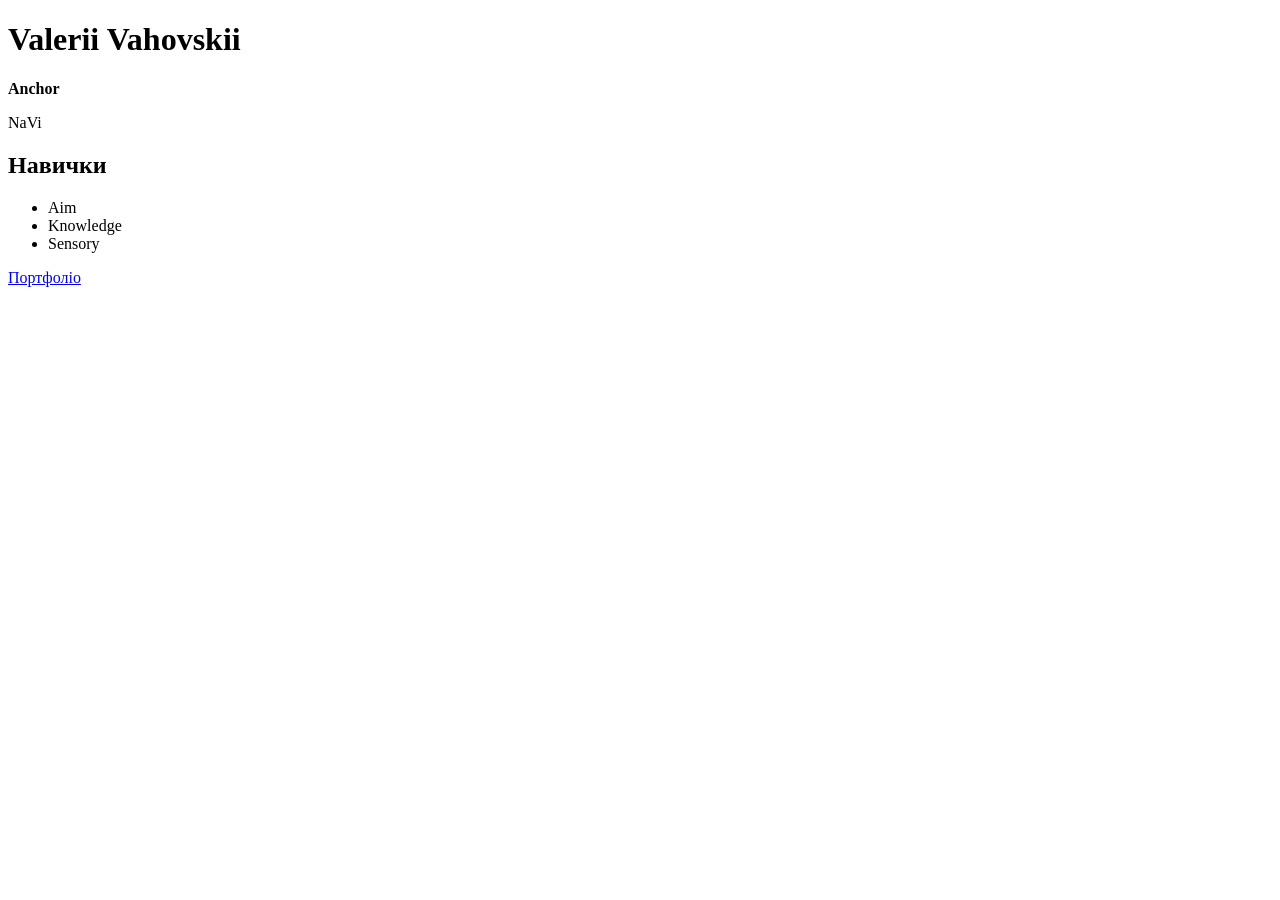
<file: pair10/index.html>
<!DOCTYPE html>
<html lang="en">
<head>
    <meta charset="UTF-8">
    <title>Title</title>
</head>
<body>
<main class="profile">
    <h1 id = 'profile-name'>Ім'я</h1>
    <p class = "profile-role">Інформація про учня</p>
    <p id="profile-city"> Академмістечко </p>
    <h2>Навички</h2>
    <ul class = "profile-skills">
        <li class = 'skills'>1</li>
        <li class = 'skills'>2</li>
        <li class = 'skills'>3</li>
    </ul>
    <a href ='#' id = 'profile-link'>Портфоліо</a>
</main>






<script src="script.js"></script>
</body>
</html>
</file>
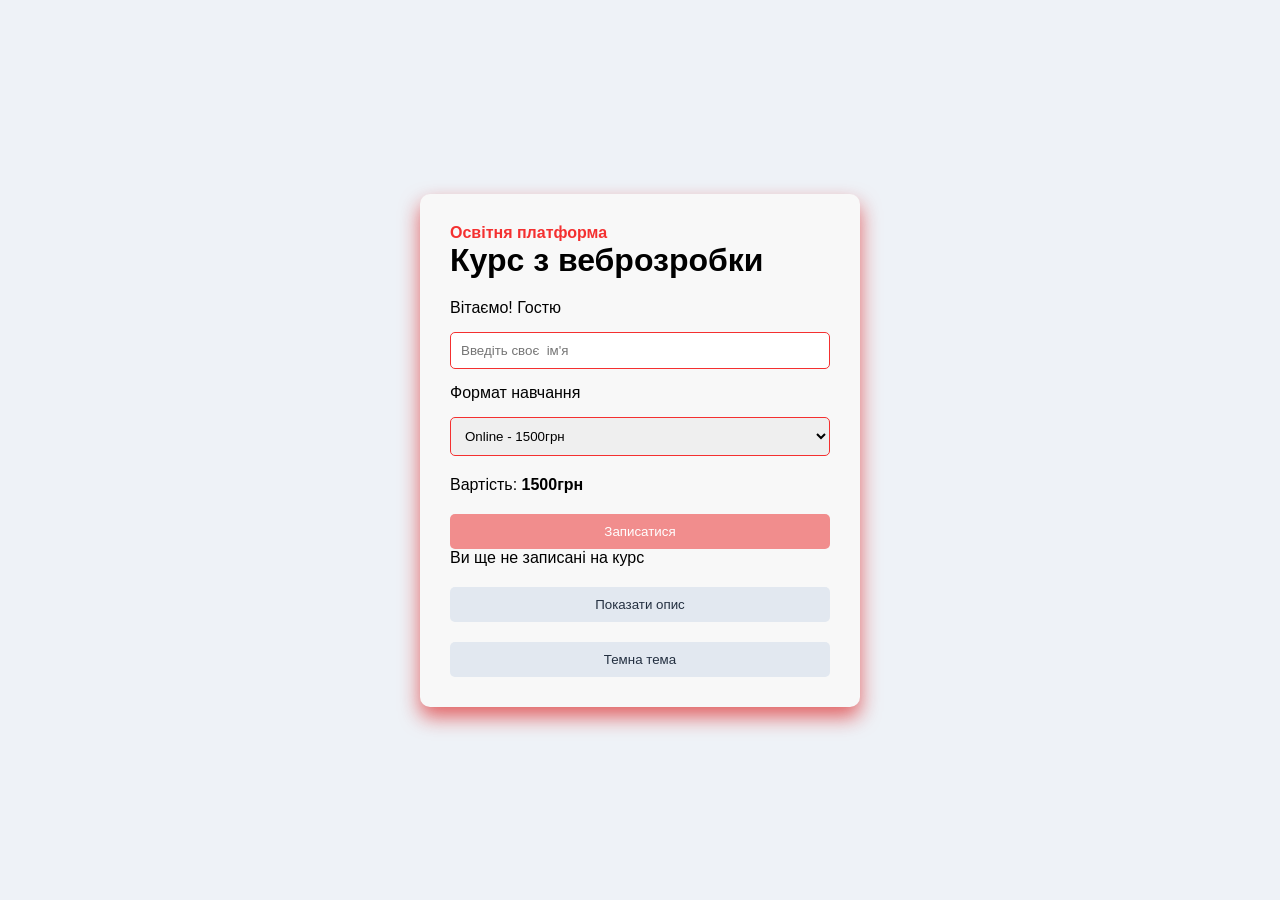
<file: pair11/index.html>
<!DOCTYPE html>
<html lang="en">
<head>
    <meta charset="UTF-8">
    <title>Title</title>
    <link rel='stylesheet' href='style.css'>
</head>
<body>
<main class="course-card" id = 'card'>
    <p class="tag"> Освітня платформа</p>
    <h1>Курс з веброзробки</h1>
    <p id = 'welcome'>Вітаємо! Гостю</p>
    <label for = 'studentName'></label>
    <input id='studentName' type = 'text' placeholder="Введіть своє  ім'я">


    <label for = 'format'>Формат навчання</label>
    <select id='format'>
        <option value = '1500'>Online - 1500грн</option>
        <option value = '2000'>Offline - 2000грн</option>
    </select>
    <p class ='cost'>Вартість: <strong id="strong">1500грн </strong></p>
    <button id = 'enrollBtn'>Записатися</button>
    <p id="status">Ви ще не записані на курс</p>

    <button id="detailsBtn" class="secondary">Показати опис</button>

    <p class="hidden" id = 'details'>Практичний курс з інформатики</p>

    <button id="themeBtn" class="secondary">Темна тема</button>

    </main>
<script src = 'script.js'></script>
</body>
</html>
</file>
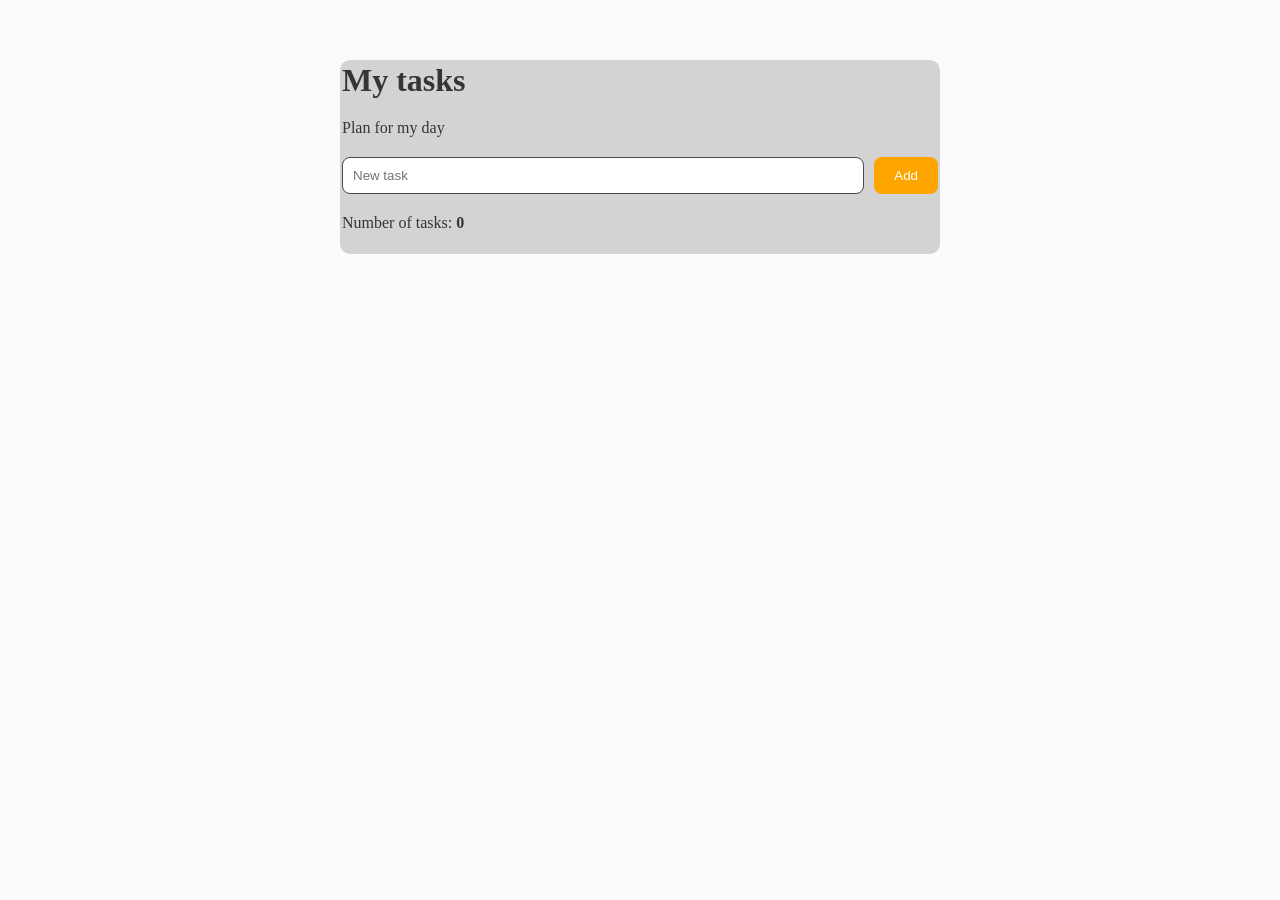
<file: pair12/index.html>
<!DOCTYPE html>
<html lang="en">
<head>
    <meta charset="UTF-8">
    <title>Title</title>
    <link rel='stylesheet' href='style.css'>
</head>
<body>

<main class ='app'>
    <h1>My tasks</h1>
    <p>Plan for my day</p>
<div class="form-row">
    <input id="taskInput" type="text" placeholder="New task">
    <button id="addButton" type="button">Add</button>
</div>
    <p>Number of tasks: <strong id="taskCounter">0</strong></p>
    <ul id="taskList"></ul>

</main>


<script src="script.js"></script>
</body>
</html>
</file>
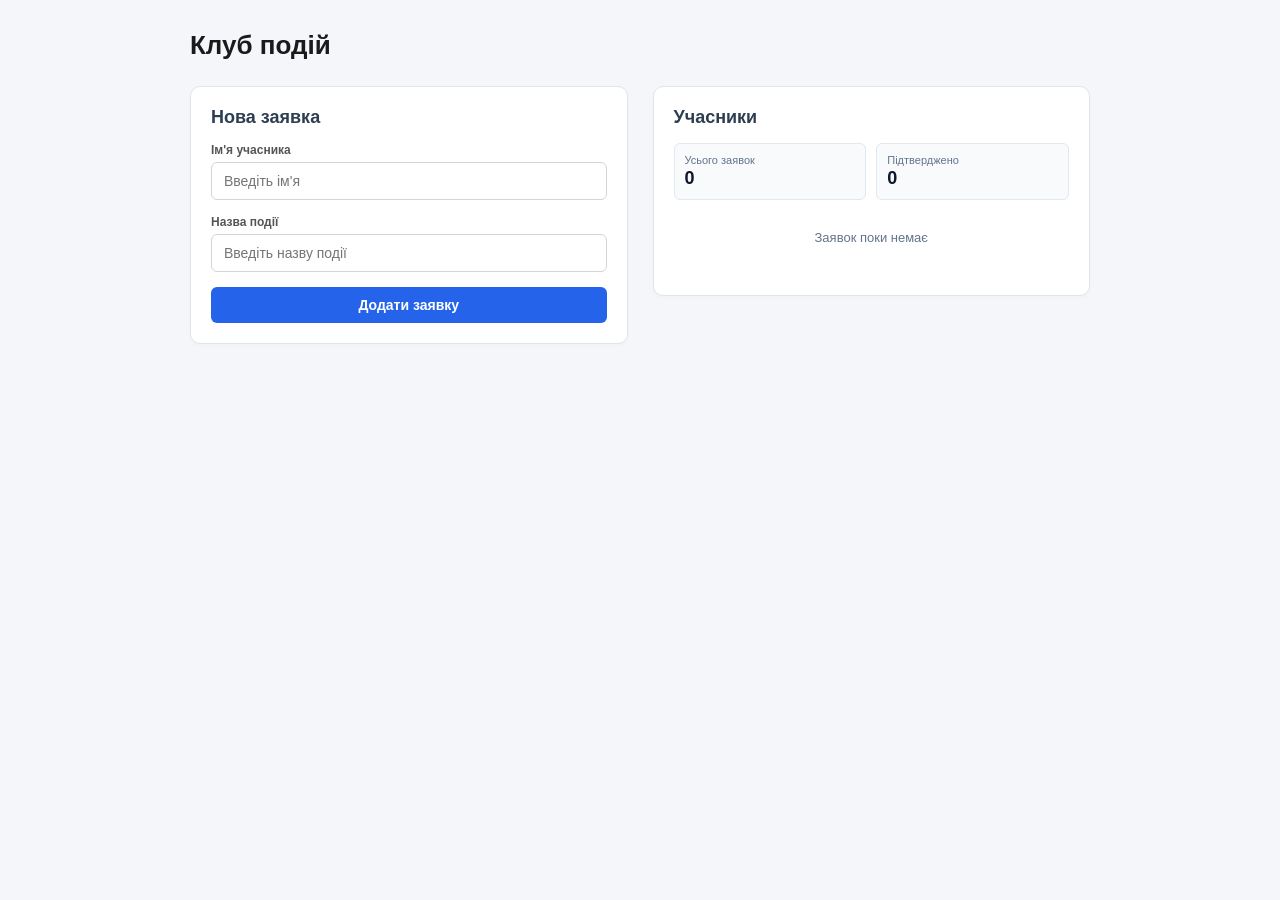
<file: pair13/index.html>
<!DOCTYPE html>
<html lang="uk">
<head>
    <meta charset="UTF-8">
    <title>Клуб подій</title>
    <link rel="stylesheet" href="style.css">
</head>
<body>

<main class="app">
    <header class="app-header">
        <h1>Клуб подій</h1>
    </header>

    <div class="content-grid">
        <section class="form-section">
            <h2>Нова заявка</h2>
            <div class="form-group">
                <label for="participantInput">Ім'я учасника</label>
                <input id="participantInput" type="text" placeholder="Введіть ім'я">
            </div>

            <div class="form-group">
                <label for="eventInput">Назва події</label>
                <input id="eventInput" type="text" placeholder="Введіть назву події">
            </div>

            <button id="addButton" type="button"> Додати заявку</button>
        </section>

        <section class="list-section">
            <h2>Учасники</h2>

            <div class="stats-row">
                <div class="stat-card">
                    <span>Усього заявок</span>
                    <strong id="totalCounter">0</strong>
                </div>
                <div class="stat-card">
                    <span class="muted-text">Підтверджено</span>
                    <strong id="confirmedCounter">0</strong>
                </div>
            </div>

            <div id="emptyMessage" class="empty-msg">Заявок поки немає</div>

            <div id="cardsList" class="cards-list"></div>

            <button id="clearAllBtn" class="clear-all-btn hidden" type="button">Очистити всі заявки</button>
        </section>
    </div>
</main>

<script src="script.js"></script>
</body>
</html>
</file>
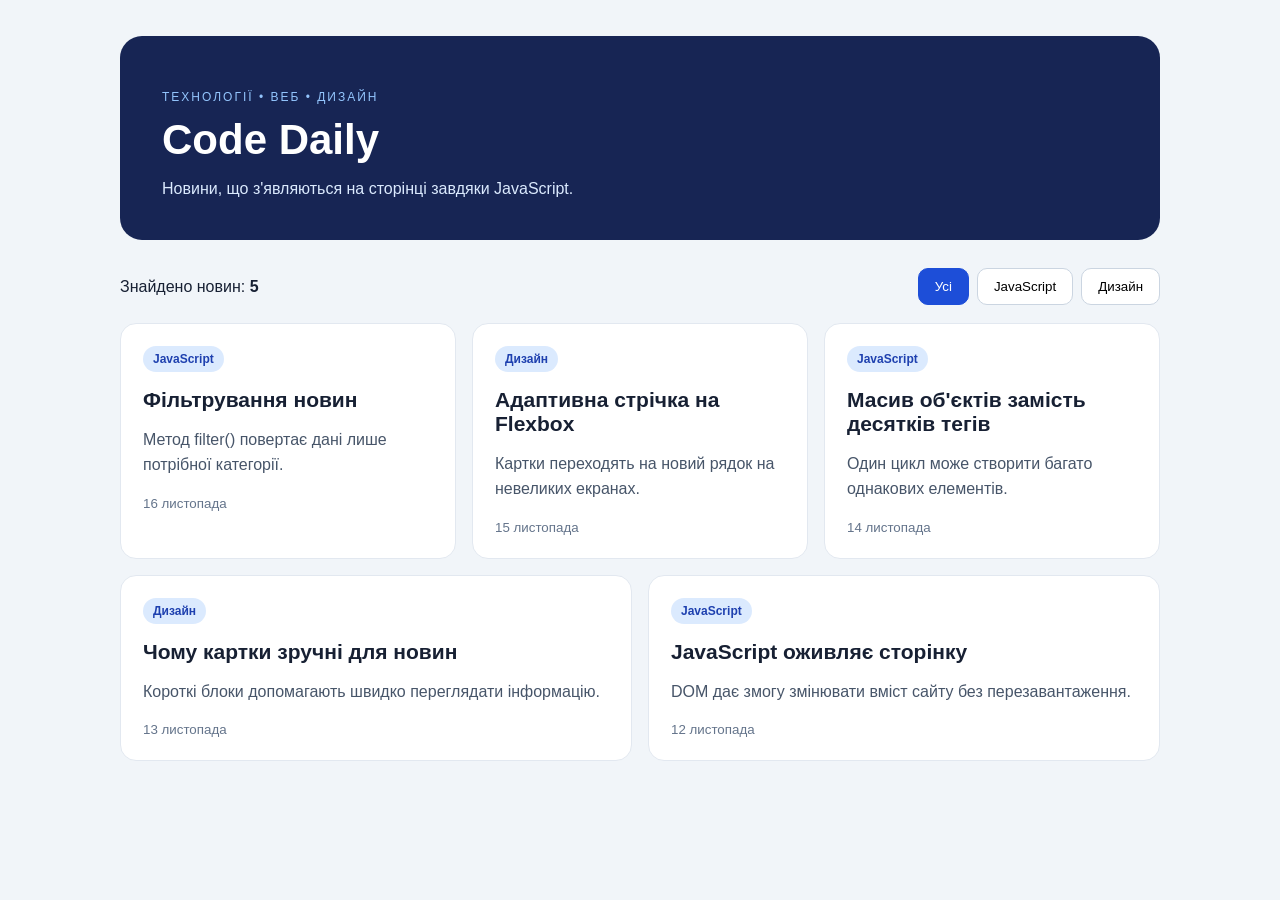
<file: pair14/index.html>
<!DOCTYPE html>
<html lang="en">
<head>
    <meta charset="UTF-8">
    <title>Title</title>
    <link rel="stylesheet" href="style.css">
</head>
<body>
<main class="page">
    <header class="hero">
        <p class="eyebrow">ТЕХНОЛОГІЇ &bull; ВЕБ &bull; ДИЗАЙН</p>
        <h1>Code Daily</h1>
        <p class="subtitle">Новини, що з'являються на сторінці завдяки JavaScript.</p>
    </header>

    <div class="toolbar">
        <p class="counter">Знайдено новин: <strong id="news-count">0</strong></p>
        <div class="filters" aria-label="Фільтр новин">
            <button id="show-all" class="filter-btn active" type="button">Усі</button>
            <button id="show-js" class="filter-btn" type="button">JavaScript</button>
            <button id="show-design" class="filter-btn" type="button">Дизайн</button>
        </div>
    </div>

    <section id="news-list" class="news-grid" aria-label="Стрічка новин"></section>
</main>


<script src="script.js"></script>
</body>
</html>
</file>
<file: pair11/style.css>
*{
    box-sizing: border-box;
    margin: 0;
    padding: 0;
}
body{
    min-height: 100vh;
    display : flex;
    flex-direction: column ;
    align-items: center;
    justify-content: center;
    font-family: 'Montserrat', sans-serif;
    background: #eef2f7;
}
.course-card{
    width: min(440px, 90vh);
    padding: 30px;
    background: #f8f8f8;
    border-radius: 10px;
    box-shadow: 0 10px 20px rgba(220, 21, 21, 0.65);
}
.tag{
    font-weight: bold;
    color: #f43030;
}
label{
    display: block;
    margin: 15px 0;
}
input, select, button{
    width: 100%;
    padding: 10px;
    border-radius: 5px;
}
input,select{
    border: 1px solid #f43030;
}
button{
    margin-top:20px;
    border:none;
    background: #f18d8d;
    color:#fff;
    cursor: pointer;
}
.secondary{
    background: #e2e8f0;
    color: #243041;
}
.hidden{
    display: none;
}
.success{
    font-weight: bold;
    color: black;
}
.dark{
    background: #1e293b;
    color: #eaeaea;
}
.dark{
    background: #475569;
    color: #fff;
}
#welcome, .cost{
    margin-top:20px;
}
</file>
<file: pair12/style.css>
*{
    box-sizing: border-box;
    margin: 0;
    padding: 0;
    text-decoration: none;
    list-style: none;
}
body{
    background: #fbfbfb;
    color:#353535
}
.app{
    max-width: 600px;
    margin: 60px auto;
    padding: 2px;
    background: #d3d3d3;
    border-radius: 10px;
    display: flex;
    flex-direction: column;
    row-gap: 20px;
}
.form-row{
    display: flex;
    gap: 10px;
}
input{
    flex: 1;
    min-width: 0;
    padding: 10px;
    border-radius: 8px;
    border: 1px solid #4a4a4a;
}
button{
    padding: 10px 20px;
    border:0;
    border-radius: 8px;
    background: orange;
    color: #fff;
    cursor: pointer;
}




.task{
    display: flex;
    align-items: center;
    gap: 10px;
    padding: 10px 0;
    border-bottom: 1px solid #4a4a4a;
}
.task-text{
    flex:1;
    overflow-wrap: anywhere;
}
.task.done .task-text{
    text-decoration: line-through;
    color: blue;
}
.edit-btn{
    background: #b17d1c;
}
.delete-btn{
    background: #e74c3c;
}
</file>
<file: pair13/style.css>
* {
    box-sizing: border-box;
    margin: 0;
    padding: 0;
    font-family:"Montserrat", sans-serif;
}

body {
    background-color: #f4f6f9;
    color: #333;
    padding: 30px 20px;
}

.app {
    max-width: 900px;
    margin: 0 auto;
}

.app-header {
    margin-bottom: 25px;
}

.app-header h1 {
    font-size: 26px;
    color: #1a1a1a;
    margin-bottom: 5px;
}

.app-header p {
    color: #666;
    font-size: 14px;
}

.content-grid {
    display: grid;
    grid-template-columns: 1fr 1fr;
    gap: 25px;
    align-items: start;
}

section {
    background: #ffffff;
    border: 1px solid #e1e4e8;
    border-radius: 10px;
    padding: 20px;
    box-shadow: 0 2px 4px rgba(0,0,0,0.02);
}

section h2 {
    font-size: 18px;
    margin-bottom: 15px;
    color: #2c3e50;
}

.form-group {
    margin-bottom: 15px;
}

.form-group label {
    display: block;
    font-size: 12px;
    font-weight: 600;
    color: #555;
    margin-bottom: 5px;
}

.form-group input {
    width: 100%;
    padding: 10px 12px;
    border: 1px solid #d1d5db;
    border-radius: 6px;
    font-size: 14px;
    outline: none;
    transition: border-color 0.2s;
}

.form-group input:focus {
    border-color: #3b82f6;
}

#addButton {
    width: 100%;
    background-color: #2563eb;
    color: white;
    border: none;
    border-radius: 6px;
    padding: 10px;
    font-size: 14px;
    font-weight: 600;
    cursor: pointer;
    transition: background-color 0.2s;
}

#addButton:hover {
    background-color: #1d4ed8;
}

.stats-row {
    display: flex;
    gap: 10px;
    margin-bottom: 15px;
}

.stat-card {
    flex: 1;
    background: #f8fafc;
    border: 1px solid #e2e8f0;
    border-radius: 6px;
    padding: 10px;
}

.stat-card span {
    display: block;
    font-size: 11px;
    color: #64748b;
    margin-bottom: 2px;
}

.stat-card strong {
    font-size: 18px;
    color: #0f172a;
}

.empty-msg {
    color: #64748b;
    font-size: 13px;
    padding: 15px 0;
    text-align: center;
}

.cards-list {
    display: flex;
    flex-direction: column;
    gap: 10px;
    margin-bottom: 15px;
}

.request-card {
    background: #ffffff;
    border: 1px solid #e2e8f0;
    border-radius: 6px;
    padding: 12px;
    display: flex;
    justify-content: space-between;
    align-items: center;
    transition: box-shadow 0.2s;
}

.request-card:hover {
    box-shadow: 0 4px 6px rgba(0,0,0,0.04);
}

.card-info {
    display: flex;
    flex-direction: column;
    gap: 3px;
}

.card-name {
    font-size: 14px;
    font-weight: 600;
    color: #1e293b;
}

.card-event {
    font-size: 12px;
    color: #475569;
}

.card-status {
    font-size: 11px;
    font-weight: 500;
    margin-top: 2px;
}

.card-status.pending {
    color: #008e86;
}

.card-status.confirmed {
    color: #16a34a;
}

.card-actions {
    display: flex;
    gap: 6px;
}

.card-actions button {
    padding: 5px 10px;
    font-size: 11px;
    font-weight: 500;
    border-radius: 4px;
    border: 1px solid transparent;
    cursor: pointer;
    transition: background-color 0.2s;
}

.btn-confirm {
    background-color: #eff6ff;
    color: #2563eb;
    border-color: #bfdbfe;
}
.btn-confirm:hover {
    background-color: #dbeafe;
}

.btn-delete {
    background-color: #fef2f2;
    color: #dc2626;
    border-color: #fecaca;
}
.btn-delete:hover {
    background-color: #fee2e2;
}

.request-card.is-confirmed {
    border-color: #bbf7d0;
    background-color: #f0fdf4;
}

.clear-all-btn {
    width: 100%;
    background: transparent;
    border: none;
    color: #64748b;
    font-size: 12px;
    cursor: pointer;
    padding: 5px;
}
.clear-all-btn:hover {
    color: #dc2626;
    text-decoration: underline;
}

.hidden {
    display: none;
}
</file>
<file: pair14/style.css>
* {
    box-sizing: border-box;
}
body {
    margin: 0;
    background: #f1f5f9;
    color: #172033;
    font-family: Arial, sans-serif;
}
.page {
    max-width: 1080px;
    margin: 0 auto;
    padding: 36px 20px 60px;
}
.hero {
    padding: 42px;
    border-radius: 22px;
    color: white;
    background: #172554;
}
.eyebrow {
    color: #93c5fd;
    font-size: 12px;
    letter-spacing: 2px;}
h1 {
    margin: 12px 0;
    font-size: 42px;
}
.subtitle {
    margin-bottom: 0;
    color: #dbeafe;
}
.toolbar {
    display: flex;
    justify-content: space-between;
    align-items: center;
    flex-wrap: wrap;
    gap: 12px;
    margin: 28px 0 18px;
}
.counter {
    margin: 0;
}
.filters {
    display: flex;
    gap: 8px;
    flex-wrap: wrap;
}
.filter-btn {
    padding: 10px 16px;
    border: 1px solid #cbd5e1;
    border-radius: 10px;
    background: white;
    cursor: pointer;
}
.filter-btn.active {
    background: #1d4ed8;
    color: white;
    border-color: #1d4ed8; }
.news-grid { display: flex;
    flex-wrap: wrap;
    gap: 16px;
}
.news-card {
    flex: 1 1 280px;
    padding: 22px;
    background: white;
    border: 1px solid #e2e8f0;
    border-radius: 16px;
}
.news-card h2 {
    margin: 16px 0 10px;
    font-size: 21px; }
.news-card p {
    color: #475569;
    line-height: 1.55;
}
.news-card small {
    color: #64748b;
}
.tag {
    display: inline-block;
    border-radius: 30px;
    padding: 6px 10px;
    background: #dbeafe;
    color: #1e40af;
    font-size: 12px;
    font-weight: bold;
}
</file>
